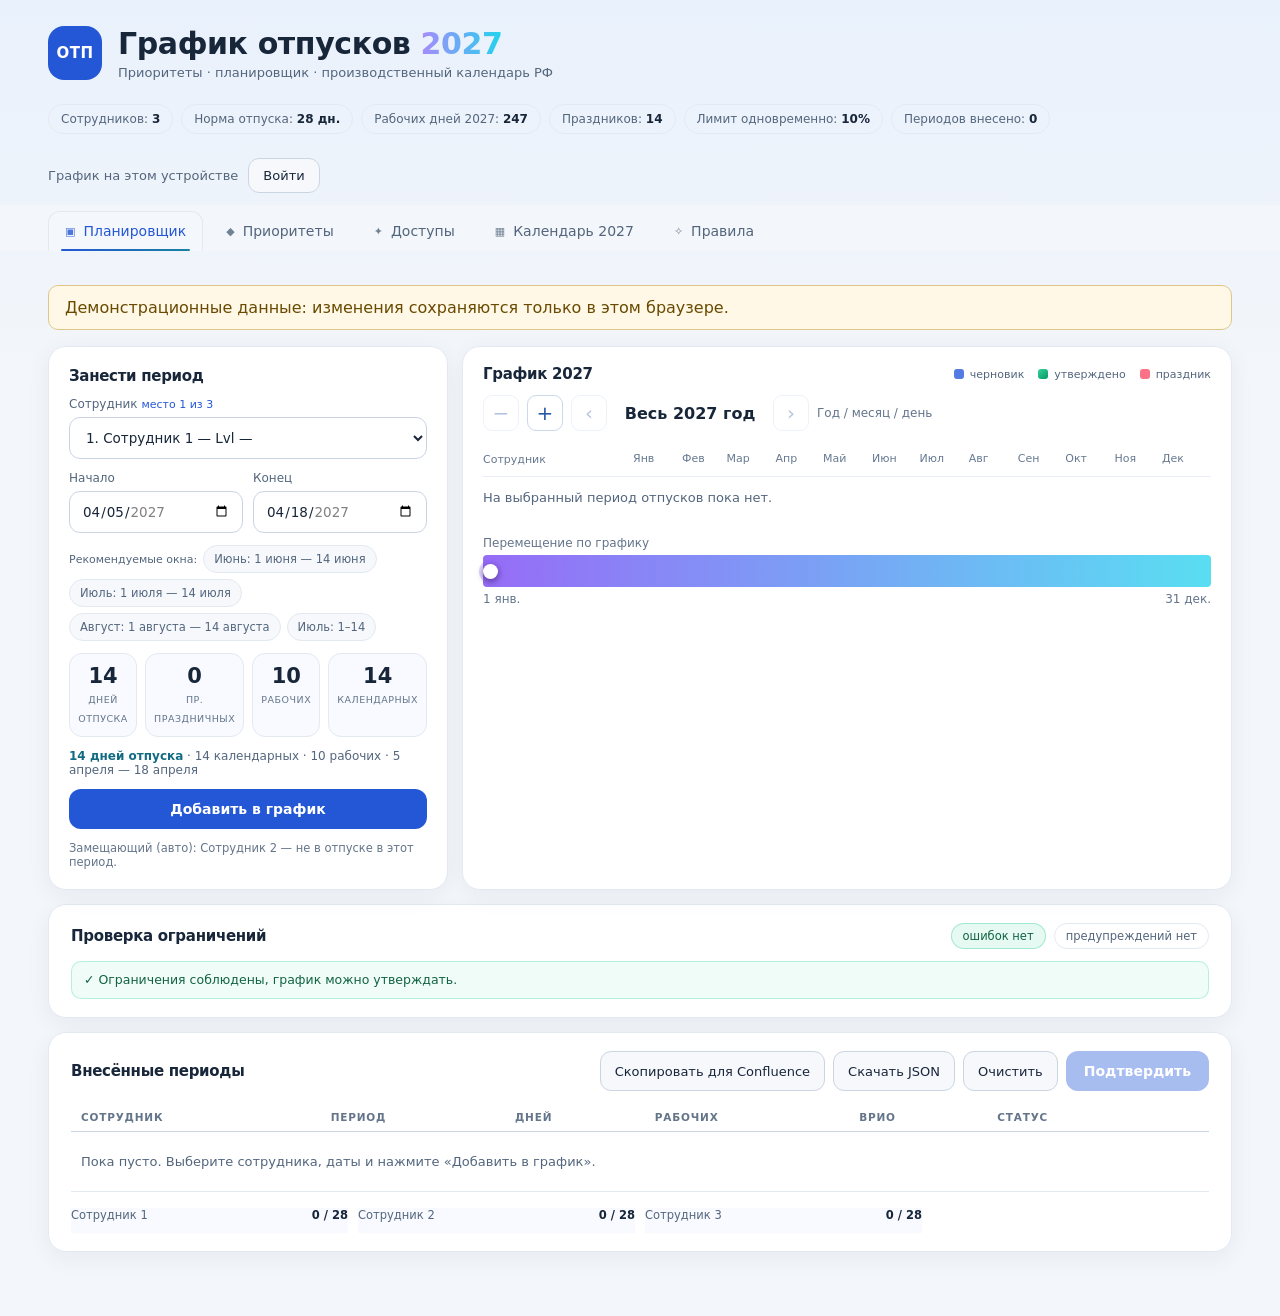
<file: app/index.html>
<!DOCTYPE html>
<html lang="ru">
<head>
<meta charset="utf-8">
<meta name="viewport" content="width=device-width, initial-scale=1">
<title>График отпусков ОТП — 2027</title>
<link rel="stylesheet" href="styles.css">
<link rel="stylesheet" href="light.css">
</head>
<body>
<div class="bg-orbs" aria-hidden="true"><i></i><i></i><i></i></div>

<header class="topbar">
  <div class="brand">
    <div class="brand-mark">ОТП</div>
    <div class="brand-text">
      <h1>График отпусков <span class="year">2027</span></h1>
      <p>Приоритеты · планировщик · производственный календарь РФ</p>
    </div>
  </div>
  <div class="facts" id="facts"></div>
  <div class="cloud-controls"><span id="cloudStatus" role="status">График на этом устройстве</span><button class="ghost" id="cloudRestore" hidden>Локальная копия</button><button class="ghost" id="cloudRetry" hidden>Повторить сохранение</button><button class="ghost" id="cloudResolve" hidden>Открыть облачный график</button><button class="ghost" id="cloudLogin">Войти</button></div>
</header>

<nav class="tabs" id="tabs">
  <button class="tab active" data-tab="planner" aria-pressed="true"><span class="ic" aria-hidden="true">▣</span>Планировщик</button>
  <button class="tab" data-tab="priority" aria-pressed="false"><span class="ic" aria-hidden="true">◆</span>Приоритеты</button>
  <button class="tab" data-tab="access" aria-pressed="false"><span class="ic" aria-hidden="true">✦</span>Доступы</button>
  <button class="tab" data-tab="calendar" aria-pressed="false"><span class="ic" aria-hidden="true">▦</span>Календарь 2027</button>
  <button class="tab" data-tab="rules" aria-pressed="false"><span class="ic" aria-hidden="true">✧</span>Правила</button>
</nav>

<main id="main">
  <p id="demoNotice" class="demo-notice" hidden>Демонстрационные данные: изменения сохраняются только в этом браузере.</p>

  <!-- ============================ ПРИОРИТЕТЫ ============================ -->
  <section class="panel" id="panel-priority">
    <div class="hero glass">
      <div class="hero-copy">
        <div class="eyebrow">Кто выбирает период первым</div>
        <h2 id="heroTitle">Считаем очередь…</h2>
        <p id="heroText"></p>
        <div class="hero-chips" id="heroChips"></div>
      </div>
      <div class="hero-ring">
        <svg viewBox="0 0 120 120" id="heroRing">
          <circle cx="60" cy="60" r="52" class="ring-bg"></circle>
          <circle cx="60" cy="60" r="52" class="ring-fg" id="ringFg"></circle>
        </svg>
        <div class="ring-label"><b id="ringNum">0</b><span>в 1-й очереди</span></div>
      </div>
    </div>

    <details class="controls glass">
      <summary>Настройки приоритета</summary>
      <div class="ctl-head">
        <h3>Веса критериев</h3>
        <button class="ghost" id="resetWeights">Сбросить</button>
      </div>
      <div class="sliders" id="sliders"></div>
      <div class="toggles">
        <label class="switch"><input type="checkbox" id="headQueue" checked><span></span>
          Руководитель вне очереди (утверждает график)</label>
        <label class="switch"><input type="checkbox" id="deferNewHire" checked><span></span>
          Сотрудник, принятый в 2026, выбирает последним</label>
        <label class="num">Порог Lvl <input type="number" id="minLvl" min="1" max="10" value="2"></label>
      </div>
    </details>

    <details class="controls glass" id="employeeControls" hidden>
      <summary>Добавить сотрудника</summary>
      <form id="addEmployeeForm">
        <label class="field"><span>ФИО</span><input name="fio" type="text" maxlength="150" required></label>
        <button type="submit" class="primary">Добавить сотрудника</button>
      </form>
    </details>
    <div class="cards" id="cards"></div>

    <div class="glass note">
      <h3>Как считается приоритет</h3>
      <ol class="crit-list">
        <li><b>Порог Lvl.</b> Достиг нужный уровень на «Мои результаты» (по умолчанию Lvl&nbsp;2) — попадает в первую очередь. Ниже порога — во вторую.</li>
        <li><b>Награды и KPI</b> — сумма вручённых наград и средний KPI с того же сайта.</li>
        <li><b>Закрытые задачи за 2026</b> — из JIRA (проект HELP).</li>
        <li><b>Отгулянные дни</b> — чем больше уже отдохнул в 2026, тем ниже приоритет.</li>
        <li><b>Лето</b> — кто был в отпуске летом 2026, у того ниже шанс на лето 2027.</li>
        <li><b>Новый сотрудник</b> — принят в 2026 году, поэтому в конце очереди.</li>
      </ol>
    </div>
  </section>

  <!-- ============================ ПЛАНИРОВЩИК ============================ -->
  <section class="panel active" id="panel-planner">
    <div class="planner-grid">
      <div class="glass form-card">
        <h3>Занести период</h3>
        <label class="field">
          <span>Сотрудник <em id="pickHint"></em></span>
          <select id="empSelect"></select>
        </label>
        <div class="dates">
          <label class="field"><span>Начало</span><input type="date" id="startDate" min="2027-01-01" max="2027-12-31"></label>
          <label class="field"><span>Конец</span><input type="date" id="endDate" min="2027-01-01" max="2027-12-31"></label>
        </div>
        <div class="quick" id="quickRanges"></div>
        <div class="calc" id="calcBox">
          <div class="calc-num"><b id="calcDays">—</b><span>дней отпуска</span></div>
          <div class="calc-num"><b id="calcHolidays">—</b><span>пр. праздничных</span></div>
          <div class="calc-num"><b id="calcWork">—</b><span>рабочих</span></div>
          <div class="calc-num"><b id="calcCal">—</b><span>календарных</span></div>
        </div>
        <div class="calc-formula" id="calcFormula">Выберите даты — посчитаю по ст. 120 ТК РФ</div>
        <button class="primary" id="addBtn" disabled>Добавить в график</button>
        <div class="hint" id="suggestSub"></div>
      </div>

      <div class="glass timeline-card">
        <div class="timeline-head">
          <h3>График 2027</h3>
          <div class="legend">
            <span><i class="sw draft"></i>черновик</span>
            <span><i class="sw confirmed"></i>утверждено</span>
            <span><i class="sw holiday"></i>праздник</span>
          </div>
        </div>
        <div id="managerTimeline"></div>
        <div class="gantt" id="gantt" hidden></div>
        <div class="mobile-schedule">
          <div class="mobile-schedule-head">
            <button class="ghost" id="previousMonth" type="button" aria-label="Предыдущий месяц">‹</button>
            <strong id="mobileMonthName"></strong>
            <button class="ghost" id="nextMonth" type="button" aria-label="Следующий месяц">›</button>
          </div>
          <div id="mobilePeriods"></div>
        </div>
      </div>
    </div>

    <div class="glass issues-card">
      <div class="issues-head">
        <h3>Проверка ограничений</h3>
        <div class="issue-badges" id="issueBadges"></div>
      </div>
      <ul class="issues" id="issues"></ul>
    </div>

    <div class="glass table-card">
      <div class="table-head">
        <h3>Внесённые периоды <span class="muted" id="entriesCount"></span></h3>
        <div class="actions">
          <button class="ghost" id="exportMd">Скопировать для Confluence</button>
          <button class="ghost" id="exportJson">Скачать JSON</button>
          <button class="ghost danger" id="clearAll">Очистить</button>
          <button class="primary" id="confirmBtn">Подтвердить</button>
        </div>
      </div>
      <div class="table-wrap">
        <table class="tbl" id="entriesTable">
          <thead><tr>
            <th>Сотрудник</th><th>Период</th><th>Дней</th><th>Рабочих</th>
            <th>ВрИО</th><th>Статус</th><th></th>
          </tr></thead>
          <tbody></tbody>
        </table>
      </div>
      <div class="progress-rows" id="progressRows"></div>
    </div>
  </section>

  <!-- ============================ ДОСТУПЫ ============================ -->
  <section class="panel" id="panel-access">
    <div class="access-grid">
      <div class="glass form-card">
        <h3>Дать временный доступ</h3>
        <p class="muted" id="accessCycleHint" style="margin:0"></p>
        <label class="field">
          <span>Сотрудник <em id="accessQueue"></em></span>
          <select id="accessEmp"></select>
        </label>
        <div class="quick" id="accessCycle">
          <button data-cycle="1" class="on">Цикл 1 · основной 14–21</button>
          <button data-cycle="2">Цикл 2 · остаток</button>
        </div>
        <div class="dates" id="accessDayBounds">
          <label class="field"><span>Дней от</span><input type="number" id="accessMin" min="3" max="28" value="14"></label>
          <label class="field"><span>Дней до</span><input type="number" id="accessMax" min="3" max="28" value="21"></label>
        </div>
        <div class="field">
          <span>Разрешённые месяцы <em id="monthsHint"></em></span>
          <p class="muted">Выделены разрешённые месяцы. Нажмите месяц или сезон, чтобы разрешить или запретить его.</p>
          <div class="quick" id="accessSeasons">
            <button type="button" data-season="winter">❄ Зима</button>
            <button type="button" data-season="spring">✿ Весна</button>
            <button type="button" data-season="summer">☀ Лето</button>
            <button type="button" data-season="autumn">🍂 Осень</button>
            <button type="button" data-season="all">Все</button>
          </div>
          <div class="month-chips" id="accessMonths"></div>
        </div>
        <div class="field">
          <span>Дополнительно запретить конкретные даты</span>
          <p class="muted">Сотрудник не сможет выбрать отпуск, который захватывает эти даты, даже если месяц разрешён.</p>
          <div id="blockedPeriods"></div>
          <button type="button" class="ghost" id="addBlockedPeriod">+ Запретить период</button>
        </div>
        <div class="dates">
          <label class="field"><span>Срок ссылки, дней</span><input type="number" id="accessExpires" min="1" max="30" value="7"></label>
          <label class="field"><span>Комментарий</span><input type="text" id="accessComment" placeholder="например: только 1-я половина месяца"></label>
        </div>
        <button class="primary" id="issueBtn">Дать временный доступ</button>
        <div class="hint" id="queueNext"></div>
        <div class="hint" id="apiHint"></div>
      </div>

      <div class="glass access-list">
        <div class="table-head">
          <h3>Выданные ссылки <span class="muted" id="tokensCount"></span></h3>
          <div class="actions">
            <button class="ghost" id="refreshTokens">Обновить</button>
            <button class="ghost" id="publishSchedule">Опубликовать график сотрудникам</button>
          </div>
        </div>
        <div class="table-wrap">
          <table class="tbl" id="tokensTable">
            <thead><tr>
              <th>Сотрудник</th><th>Цикл</th><th>Параметры</th><th>Действует до</th>
              <th>Статус</th><th>Выбор</th><th></th>
            </tr></thead>
            <tbody></tbody>
          </table>
        </div>
      </div>
    </div>

    <div class="glass message-card" id="messageCard" hidden>
      <div class="message-head">
        <h3>Сообщение сотруднику</h3>
        <button class="ghost" id="copyMessage">Копировать</button>
      </div>
      <pre id="messageText"></pre>
    </div>
  </section>

  <!-- ============================ КАЛЕНДАРЬ ============================ -->
  <section class="panel" id="panel-calendar">
    <div class="glass cal-head">
      <div>
        <h3>Производственный календарь РФ 2027</h3>
        <p class="muted">247 рабочих дней · 14 нерабочих праздничных · переносы по ПП РФ от 17.09.2026 № 1187</p>
      </div>
      <div class="legend wide">
        <span><i class="sw holiday"></i>праздник (не входит в отпуск)</span>
        <span><i class="sw transferred"></i>перенесённый выходной</span>
        <span><i class="sw workSaturday"></i>рабочая суббота</span>
        <span><i class="sw weekend"></i>выходной</span>
      </div>
    </div>
    <div class="months" id="months"></div>
    <div class="glass windows-card">
      <h3>Выгодные окна: когда праздники «дарят» дни</h3>
      <p class="muted">Окно на 14 календарных дней. Чем больше праздников внутри — тем меньше дней отпуска тратится.</p>
      <div class="windows" id="windows"></div>
    </div>
  </section>

  <!-- ============================ ПРАВИЛА ============================ -->
  <section class="panel" id="panel-rules">
    <div class="rules-grid" id="rulesGrid"></div>
    <div class="glass sources">
      <h3>Источники</h3>
      <ul id="sources"></ul>
      <p class="muted">Данные сотрудников доступны руководителю после входа.</p>
    </div>
  </section>
</main>

<div class="toast" id="toast" role="status" aria-live="polite"></div>
<dialog id="cloudDialog">
  <form id="cloudForm">
    <h2>Вход руководителя</h2>
    <label class="field"><span>Email</span><input name="email" type="email" autocomplete="username" required></label>
    <label class="field"><span>Пароль</span><input name="password" type="password" autocomplete="current-password" required></label>
    <p id="cloudError" role="alert"></p>
    <div class="actions"><button type="button" class="ghost" id="cloudCancel">Отмена</button><button type="submit" class="primary">Войти</button></div>
  </form>
</dialog>

<script src="timeline.js"></script>
<script src="config.js"></script>
<script src="demo-data.js"></script>

<script src="cloud.js"></script>
</body>
</html>
</file>
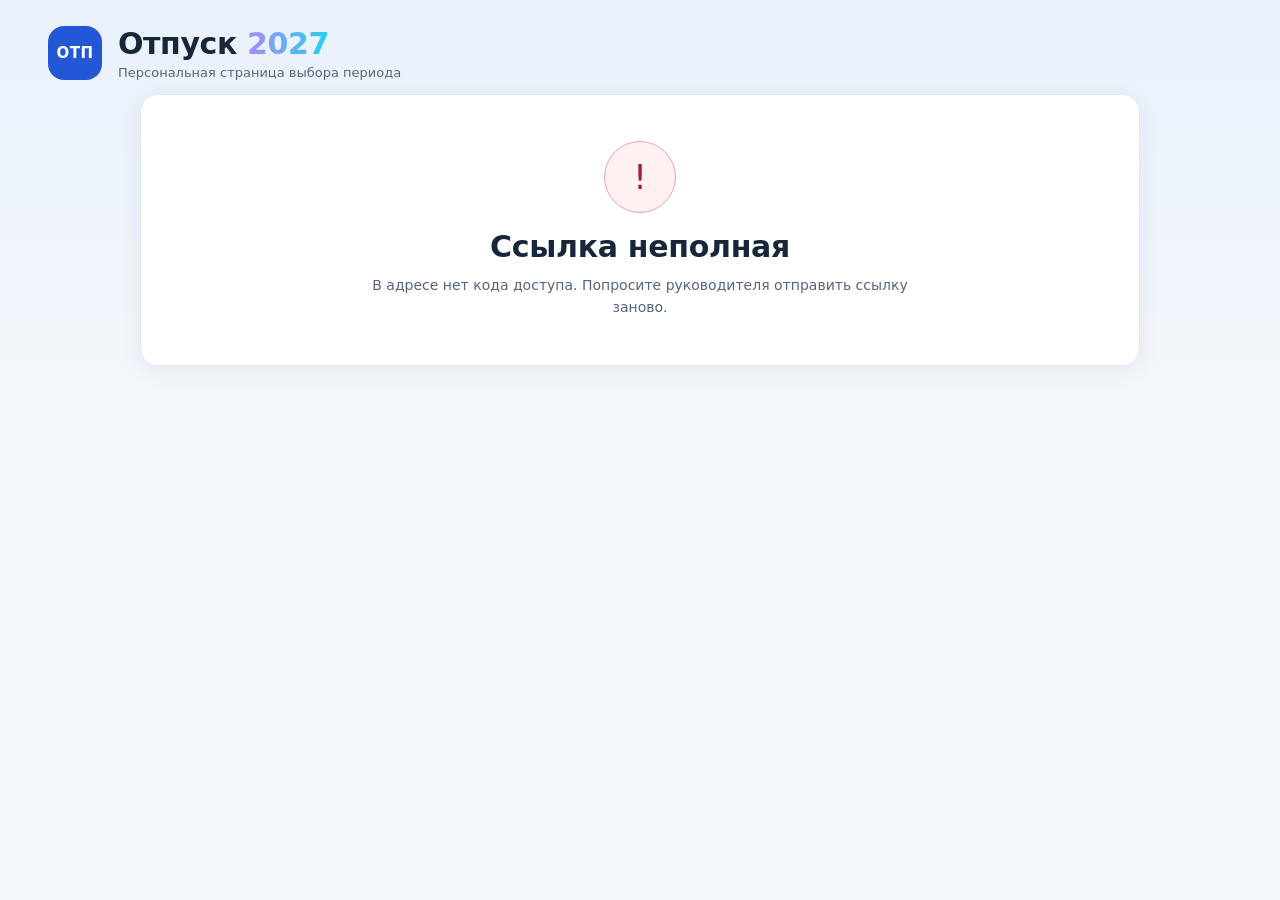
<file: app/pick.html>
<!DOCTYPE html>
<html lang="ru">
<head>
<meta charset="utf-8">
<meta name="viewport" content="width=device-width, initial-scale=1">
<title>Выбор периода отпуска · 2027</title>
<link rel="stylesheet" href="styles.css">
<link rel="stylesheet" href="pick.css">
<link rel="stylesheet" href="light.css">
</head>
<body class="pick-body">
<div class="bg-orbs" aria-hidden="true"><i></i><i></i><i></i></div>

<header class="topbar pick-top">
  <div class="brand">
    <div class="brand-mark">ОТП</div>
    <div class="brand-text">
      <h1>Отпуск <span class="year">2027</span></h1>
      <p>Персональная страница выбора периода</p>
    </div>
  </div>
  <div class="facts" id="pickFacts"></div>
</header>

<main class="pick-main">
  <div id="screen"></div>
</main>

<div class="toast" id="toast" role="status" aria-live="polite"></div>
<script src="timeline.js"></script>
<script src="config.js"></script>
<script src="pick-api.js"></script>
<script src="pick.js"></script>
</body>
</html>
</file>
<file: app/styles.css>
/* ===========================================================
   График отпусков ОТП — 2027
   Тёмная тема, «стекло», плавные анимации. Без внешних зависимостей.
   =========================================================== */
:root {
  --bg: #060912;
  --bg2: #0b1120;
  --panel: rgba(19, 27, 45, 0.66);
  --panel-solid: #121a2c;
  --line: rgba(255, 255, 255, 0.08);
  --line-strong: rgba(255, 255, 255, 0.16);
  --text: #e8eefb;
  --muted: #8fa1bd;
  --dim: #64748b;
  --a1: #8b5cf6;
  --a2: #22d3ee;
  --ok: #34d399;
  --warn: #fbbf24;
  --bad: #fb7185;
  --pink: #f472b6;
  --radius: 18px;
  --shadow: 0 24px 60px -30px rgba(0, 0, 0, 0.85);
  --font: "Segoe UI", "Inter", system-ui, -apple-system, "Helvetica Neue", Arial, sans-serif;
  --mono: "JetBrains Mono", "Cascadia Mono", Consolas, monospace;
}

* { box-sizing: border-box; }
html, body { margin: 0; padding: 0; }
body {
  font-family: var(--font);
  color: var(--text);
  background: var(--bg);
  min-height: 100vh;
  overflow-x: hidden;
  -webkit-font-smoothing: antialiased;
}
body::before {
  content: "";
  position: fixed; inset: 0;
  background:
    radial-gradient(1200px 700px at 12% -10%, rgba(139, 92, 246, .22), transparent 60%),
    radial-gradient(1000px 600px at 88% 0%, rgba(34, 211, 238, .14), transparent 62%),
    radial-gradient(900px 700px at 50% 110%, rgba(244, 114, 182, .10), transparent 60%),
    linear-gradient(180deg, #060912 0%, #070c17 40%, #05080f 100%);
  z-index: -3;
}
.bg-orbs { position: fixed; inset: 0; z-index: -2; overflow: hidden; pointer-events: none; }
.bg-orbs i {
  position: absolute; display: block; border-radius: 50%; filter: blur(90px); opacity: .35;
  animation: float 22s ease-in-out infinite;
}
.bg-orbs i:nth-child(1) { width: 420px; height: 420px; left: -120px; top: 120px; background: #6d28d9; }
.bg-orbs i:nth-child(2) { width: 360px; height: 360px; right: -100px; top: 380px; background: #0891b2; animation-delay: -7s; }
.bg-orbs i:nth-child(3) { width: 300px; height: 300px; left: 45%; bottom: -140px; background: #be185d; animation-delay: -14s; }
@keyframes float {
  0%, 100% { transform: translate3d(0, 0, 0) scale(1); }
  50% { transform: translate3d(30px, -40px, 0) scale(1.12); }
}

/* ---------- каркас ---------- */
.topbar {
  display: flex; align-items: center; justify-content: space-between; gap: 24px;
  padding: 26px clamp(16px, 4vw, 48px) 12px;
  flex-wrap: wrap;
  animation: drop .7s cubic-bezier(.2, .8, .2, 1) both;
}
@keyframes drop { from { opacity: 0; transform: translateY(-14px); } to { opacity: 1; transform: none; } }
.brand { display: flex; align-items: center; gap: 16px; }
.brand-mark {
  width: 54px; height: 54px; border-radius: 16px; display: grid; place-items: center;
  font-weight: 800; letter-spacing: .5px; font-size: 15px; color: #fff;
  background: linear-gradient(140deg, var(--a1), #4f46e5 45%, var(--a2));
  box-shadow: 0 12px 30px -12px rgba(124, 92, 255, .9), inset 0 1px 0 rgba(255, 255, 255, .35);
}
.brand-text h1 { margin: 0; font-size: clamp(20px, 2.4vw, 30px); letter-spacing: -.4px; }
.brand-text h1 .year {
  background: linear-gradient(90deg, #a78bfa, #22d3ee);
  -webkit-background-clip: text; background-clip: text; color: transparent;
  font-variant-numeric: tabular-nums;
}
.brand-text p { margin: 4px 0 0; color: var(--muted); font-size: 13px; }

.facts { display: flex; gap: 8px; flex-wrap: wrap; }
.fact {
  border: 1px solid var(--line); border-radius: 999px; padding: 7px 12px; font-size: 12px;
  color: var(--muted); background: rgba(255, 255, 255, .03); white-space: nowrap;
}
.fact b { color: var(--text); font-variant-numeric: tabular-nums; }

.tabs {
  display: flex; gap: 6px; padding: 6px clamp(16px, 4vw, 48px) 0; flex-wrap: wrap;
  position: sticky; top: 0; z-index: 40;
  background: linear-gradient(180deg, rgba(6, 9, 18, .96) 55%, rgba(6, 9, 18, 0));
  backdrop-filter: blur(10px);
  transition: padding .3s;
}
.tab {
  appearance: none; border: 1px solid transparent; background: transparent; color: var(--muted);
  padding: 11px 16px; border-radius: 12px 12px 0 0; cursor: pointer; font: inherit; font-size: 14px;
  display: inline-flex; align-items: center; gap: 8px; transition: color .25s, background .25s, border-color .25s;
  position: relative;
}
.tab .ic { font-size: 11px; opacity: .8; }
.tab:hover { color: var(--text); background: rgba(255, 255, 255, .04); }
.tab.active { color: #fff; background: rgba(255, 255, 255, .07); border-color: var(--line); border-bottom-color: transparent; }
.tab.active::after {
  content: ""; position: absolute; left: 12px; right: 12px; bottom: -1px; height: 2px;
  background: linear-gradient(90deg, var(--a1), var(--a2)); border-radius: 2px;
}

main { padding: 18px clamp(16px, 4vw, 48px) 64px; max-width: 1720px; margin: 0 auto; }
.panel { display: none; }
.panel.active { display: block; animation: rise .45s cubic-bezier(.2, .8, .2, 1) both; }
@keyframes rise { from { opacity: 0; transform: translateY(14px); } to { opacity: 1; transform: none; } }

.glass {
  background: var(--panel);
  border: 1px solid var(--line);
  border-radius: var(--radius);
  box-shadow: var(--shadow);
  backdrop-filter: blur(18px) saturate(130%);
}
h2, h3 { margin: 0; letter-spacing: -.3px; }
h3 { font-size: 15px; font-weight: 650; }
.muted { color: var(--muted); font-size: 13px; }
code { font-family: var(--mono); font-size: 12px; background: rgba(255, 255, 255, .06); padding: 2px 6px; border-radius: 6px; }

button { font: inherit; }
.primary {
  border: 0; border-radius: 12px; padding: 12px 18px; cursor: pointer; color: #fff; font-weight: 600; font-size: 14px;
  background: linear-gradient(135deg, #7c3aed, #4f46e5 55%, #0891b2);
  box-shadow: 0 14px 30px -16px rgba(124, 58, 237, .95);
  transition: transform .18s, box-shadow .25s, filter .25s, opacity .25s;
}
.primary:hover:not(:disabled) { transform: translateY(-2px); box-shadow: 0 20px 38px -18px rgba(124, 58, 237, 1); filter: brightness(1.06); }
.primary:disabled { opacity: .4; cursor: not-allowed; }
.ghost {
  border: 1px solid var(--line-strong); background: rgba(255, 255, 255, .04); color: var(--text);
  padding: 9px 14px; border-radius: 11px; cursor: pointer; font-size: 13px; transition: .2s;
}
.ghost:hover { background: rgba(255, 255, 255, .1); border-color: rgba(255, 255, 255, .3); }
.ghost.danger:hover { border-color: rgba(251, 113, 133, .6); color: #fecdd3; background: rgba(251, 113, 133, .12); }

/* ---------- герой ---------- */
.hero { display: flex; gap: 28px; align-items: center; padding: 26px 28px; margin-bottom: 16px; position: relative; overflow: hidden; }
.hero::after {
  content: ""; position: absolute; inset: 0; pointer-events: none;
  background: radial-gradient(600px 200px at 10% 0%, rgba(139, 92, 246, .18), transparent 70%);
}
.hero-copy { flex: 1; min-width: 280px; }
.eyebrow { font-size: 11px; text-transform: uppercase; letter-spacing: 1.6px; color: #a78bfa; margin-bottom: 8px; }
.hero h2 { font-size: clamp(20px, 2.6vw, 30px); margin-bottom: 8px; }
.hero p { margin: 0; color: var(--muted); font-size: 14px; line-height: 1.55; max-width: 760px; }
.hero-chips { display: flex; gap: 8px; flex-wrap: wrap; margin-top: 14px; }
.chip {
  font-size: 12px; padding: 6px 11px; border-radius: 999px; border: 1px solid var(--line);
  background: rgba(255, 255, 255, .05); color: var(--text);
  display: inline-flex; align-items: center; gap: 6px;
  animation: pop .4s cubic-bezier(.2, .9, .3, 1.4) both;
}
.chip b { color: #c4b5fd; }
@keyframes pop { from { opacity: 0; transform: scale(.9); } to { opacity: 1; transform: none; } }
.hero-ring { position: relative; width: 132px; height: 132px; flex: 0 0 auto; }
.hero-ring svg { width: 100%; height: 100%; transform: rotate(-90deg); }
.ring-bg { fill: none; stroke: rgba(255, 255, 255, .08); stroke-width: 9; }
.ring-fg {
  fill: none; stroke: url(#none); stroke: #22d3ee; stroke-width: 9; stroke-linecap: round;
  stroke-dasharray: 327; stroke-dashoffset: 327;
  transition: stroke-dashoffset 1.1s cubic-bezier(.2, .8, .2, 1);
  filter: drop-shadow(0 0 8px rgba(34, 211, 238, .55));
}
.ring-label { position: absolute; inset: 0; display: grid; place-content: center; text-align: center; }
.ring-label b { font-size: 26px; font-variant-numeric: tabular-nums; }
.ring-label span { font-size: 10px; color: var(--muted); text-transform: uppercase; letter-spacing: .8px; }

/* ---------- контролы ---------- */
.controls { padding: 18px 22px; margin-bottom: 18px; }
.ctl-head { display: flex; align-items: center; justify-content: space-between; margin-bottom: 12px; }
.sliders { display: grid; grid-template-columns: repeat(auto-fit, minmax(210px, 1fr)); gap: 10px 22px; }
.slider { display: flex; flex-direction: column; gap: 6px; font-size: 12px; color: var(--muted); }
.slider .row { display: flex; justify-content: space-between; align-items: center; gap: 10px; }
.slider output { color: var(--text); font-variant-numeric: tabular-nums; font-family: var(--mono); font-size: 12px; }
input[type=range] {
  -webkit-appearance: none; appearance: none; width: 100%; height: 4px; border-radius: 4px; outline: none;
  background: linear-gradient(90deg, rgba(139, 92, 246, .9), rgba(34, 211, 238, .75));
}
input[type=range]::-webkit-slider-thumb {
  -webkit-appearance: none; width: 15px; height: 15px; border-radius: 50%; background: #fff; cursor: pointer;
  box-shadow: 0 0 0 4px rgba(139, 92, 246, .25), 0 2px 6px rgba(0, 0, 0, .6); transition: transform .15s;
}
input[type=range]::-webkit-slider-thumb:hover { transform: scale(1.15); }
.toggles { display: flex; gap: 22px; align-items: center; flex-wrap: wrap; margin-top: 14px; padding-top: 14px; border-top: 1px solid var(--line); }
.switch { display: inline-flex; align-items: center; gap: 10px; font-size: 12.5px; color: var(--muted); cursor: pointer; user-select: none; }
.switch input { display: none; }
.switch span {
  width: 38px; height: 21px; border-radius: 999px; background: rgba(255, 255, 255, .12); position: relative; transition: .25s;
  border: 1px solid var(--line);
}
.switch span::after {
  content: ""; position: absolute; top: 2px; left: 2px; width: 15px; height: 15px; border-radius: 50%;
  background: #cbd5e1; transition: .25s cubic-bezier(.2, .9, .3, 1.3);
}
.switch input:checked + span { background: linear-gradient(90deg, #7c3aed, #0891b2); border-color: transparent; }
.switch input:checked + span::after { transform: translateX(17px); background: #fff; }
.num { display: inline-flex; align-items: center; gap: 8px; font-size: 12.5px; color: var(--muted); }
.num input {
  width: 62px; padding: 6px 8px; border-radius: 9px; border: 1px solid var(--line-strong);
  background: rgba(255, 255, 255, .05); color: var(--text); font: inherit; font-size: 13px;
}

/* ---------- карточки приоритета ---------- */
.cards { display: grid; grid-template-columns: repeat(auto-fill, minmax(370px, 1fr)); gap: 14px; }
.card {
  position: relative; padding: 20px 20px 16px; overflow: hidden;
  animation: cardIn .55s cubic-bezier(.2, .8, .2, 1) both; animation-delay: calc(var(--i) * 55ms);
  transition: transform .3s cubic-bezier(.2, .8, .2, 1), border-color .3s, box-shadow .3s;
}
@keyframes cardIn { from { opacity: 0; transform: translateY(18px) scale(.98); } to { opacity: 1; transform: none; } }
.card:hover { transform: translateY(-4px); border-color: var(--line-strong); box-shadow: 0 30px 60px -34px rgba(0, 0, 0, 1); }
.card::before {
  content: ""; position: absolute; inset: 0 0 auto 0; height: 3px;
  background: linear-gradient(90deg, var(--c1, #7c3aed), var(--c2, #22d3ee));
  opacity: .9;
}
.card.head { --c1: #f59e0b; --c2: #f472b6; }
.card.forced { --c1: #64748b; --c2: #334155; opacity: .92; }
.card-top { display: flex; gap: 14px; align-items: flex-start; }
.place {
  width: 46px; height: 46px; flex: 0 0 auto; border-radius: 14px; display: grid; place-items: center;
  font-weight: 800; font-size: 18px; color: #fff; font-variant-numeric: tabular-nums;
  background: linear-gradient(140deg, rgba(139, 92, 246, .9), rgba(34, 211, 238, .8));
  box-shadow: 0 10px 24px -14px rgba(139, 92, 246, 1);
}
.place.muted-badge { background: linear-gradient(140deg, #475569, #1e293b); }
.place.head-badge { background: linear-gradient(140deg, #f59e0b, #db2777); }
.who { flex: 1; min-width: 0; }
.who h4 { margin: 0; font-size: 15.5px; letter-spacing: -.2px; }
.who p { margin: 3px 0 0; font-size: 12px; color: var(--muted); }
.verdict {
  font-size: 10.5px; text-transform: uppercase; letter-spacing: .7px; padding: 5px 9px; border-radius: 999px;
  border: 1px solid var(--line-strong); color: var(--muted); white-space: nowrap;
}
.verdict.top { color: #bbf7d0; border-color: rgba(52, 211, 153, .45); background: rgba(52, 211, 153, .12); }
.verdict.mid { color: #fde68a; border-color: rgba(251, 191, 36, .4); background: rgba(251, 191, 36, .1); }
.verdict.low { color: #fecdd3; border-color: rgba(251, 113, 133, .4); background: rgba(251, 113, 133, .1); }

.metrics { display: grid; grid-template-columns: repeat(4, 1fr); gap: 8px; margin: 16px 0 12px; }
.metric {
  border: 1px solid var(--line); border-radius: 12px; padding: 8px 10px; background: rgba(255, 255, 255, .025);
}
.metric span { display: block; font-size: 10px; color: var(--dim); text-transform: uppercase; letter-spacing: .6px; }
.metric b { font-size: 15px; font-variant-numeric: tabular-nums; }
.metric b small { font-size: 10px; color: var(--muted); font-weight: 500; }

.bar-row { margin-top: 4px; }
.bar-head { display: flex; justify-content: space-between; font-size: 11.5px; color: var(--muted); margin-bottom: 6px; }
.bar-head b { color: var(--text); font-variant-numeric: tabular-nums; }
.bar { height: 7px; border-radius: 999px; background: rgba(255, 255, 255, .07); overflow: hidden; }
.bar i {
  display: block; height: 100%; width: 0; border-radius: 999px;
  background: linear-gradient(90deg, var(--c1, #7c3aed), var(--c2, #22d3ee));
  transition: width 1s cubic-bezier(.2, .8, .2, 1);
  box-shadow: 0 0 12px -2px rgba(34, 211, 238, .5);
}
.breakdown { display: flex; flex-wrap: wrap; gap: 6px; margin-top: 12px; }
.bd {
  font-size: 11px; padding: 4px 8px; border-radius: 8px; border: 1px solid var(--line);
  background: rgba(255, 255, 255, .035); color: var(--muted); font-variant-numeric: tabular-nums;
}
.bd.pos b { color: #86efac; }
.bd.neg b { color: #fda4af; }
.why { margin: 12px 0 0; padding: 0; list-style: none; display: flex; flex-direction: column; gap: 5px; }
.why li { font-size: 12px; color: var(--muted); padding-left: 16px; position: relative; line-height: 1.45; }
.why li::before { content: "›"; position: absolute; left: 4px; color: #a78bfa; }
.rec { margin-top: 14px; border-top: 1px dashed var(--line-strong); padding-top: 12px; }
.rec h5 { margin: 0 0 7px; font-size: 11px; text-transform: uppercase; letter-spacing: .9px; color: var(--dim); font-weight: 600; }
.rec .tags { display: flex; flex-wrap: wrap; gap: 6px; }
.tag {
  font-size: 11.5px; padding: 5px 9px; border-radius: 8px; border: 1px solid rgba(34, 211, 238, .25);
  background: rgba(34, 211, 238, .08); color: #a5f3fc;
}
.tag.bad { border-color: rgba(251, 113, 133, .3); background: rgba(251, 113, 133, .08); color: #fecdd3; }
.tag.warn { border-color: rgba(251, 191, 36, .3); background: rgba(251, 191, 36, .08); color: #fde68a; }
.tag.plain { border-color: var(--line); background: rgba(255, 255, 255, .04); color: var(--muted); }

.note { margin-top: 18px; padding: 20px 24px; }
.crit-list { margin: 10px 0 0; padding-left: 18px; color: var(--muted); font-size: 13px; line-height: 1.7; }
.crit-list b { color: var(--text); }

/* ---------- планировщик ---------- */
.planner-grid { display: grid; grid-template-columns: minmax(320px, 400px) 1fr; gap: 14px; }
.form-card { padding: 20px; display: flex; flex-direction: column; gap: 12px; }
.field { display: flex; flex-direction: column; gap: 6px; font-size: 12px; color: var(--muted); }
.field em { font-style: normal; color: #a78bfa; font-size: 11px; }
.field select, .field input {
  width: 100%; padding: 11px 12px; border-radius: 11px; border: 1px solid var(--line-strong);
  background: rgba(255, 255, 255, .05); color: var(--text); font: inherit; font-size: 13.5px;
  transition: border-color .2s, background .2s;
}
.field select:focus, .field input:focus { outline: none; border-color: rgba(139, 92, 246, .8); background: rgba(139, 92, 246, .08); }
.field select option { background: #111827; color: #e5e7eb; }
.dates { display: grid; grid-template-columns: 1fr 1fr; gap: 10px; }
#accessDayBounds[hidden] { display: none; }
.quick { display: flex; gap: 6px; flex-wrap: wrap; }
.quick button {
  font-size: 11.5px; padding: 6px 10px; border-radius: 999px; cursor: pointer;
  border: 1px solid var(--line); background: rgba(255, 255, 255, .04); color: var(--muted); transition: .2s;
}
.quick button:hover { color: #fff; border-color: rgba(139, 92, 246, .7); background: rgba(139, 92, 246, .16); }
.calc { display: grid; grid-template-columns: repeat(4, 1fr); gap: 8px; }
.calc-num {
  border: 1px solid var(--line); border-radius: 13px; padding: 10px 8px; text-align: center;
  background: rgba(255, 255, 255, .03); transition: border-color .3s;
}
.calc-num.big { border-color: rgba(52, 211, 153, .4); background: rgba(52, 211, 153, .08); }
.calc-num b { display: block; font-size: 21px; font-variant-numeric: tabular-nums; }
.calc-num span { font-size: 9.5px; color: var(--dim); text-transform: uppercase; letter-spacing: .5px; }
.calc-formula { font-size: 12px; color: var(--muted); min-height: 16px; }
.calc-formula b { color: #a5f3fc; }
.hint { font-size: 11.5px; color: var(--dim); min-height: 14px; }

.timeline-card { padding: 18px 20px 8px; overflow: hidden; }
.timeline-head { display: flex; align-items: center; justify-content: space-between; gap: 12px; margin-bottom: 12px; flex-wrap: wrap; }
.legend { display: flex; gap: 14px; flex-wrap: wrap; font-size: 11px; color: var(--muted); }
.legend span { display: inline-flex; align-items: center; gap: 6px; }
.sw { width: 10px; height: 10px; border-radius: 3px; display: inline-block; }
.sw.draft { background: linear-gradient(140deg, #a78bfa, #7c3aed); }
.sw.confirmed { background: linear-gradient(140deg, #34d399, #059669); }
.sw.holiday { background: #fb7185; }
.sw.transferred { background: #fbbf24; }
.sw.weekend { background: rgba(255, 255, 255, .18); }
.sw.workSaturday { background: #38bdf8; }

.gantt { overflow-x: auto; padding-bottom: 14px; }
.gantt-inner { min-width: 900px; }
.gantt-months { display: grid; grid-template-columns: 150px 1fr; gap: 0; }
.gantt-months div { font-size: 10px; color: var(--dim); text-transform: uppercase; letter-spacing: .5px; padding: 6px 0; text-align: center; border-left: 1px solid rgba(255, 255, 255, .04); }
.gantt-hdr { position: relative; height: 22px; }
.gantt-hdr span {
  position: absolute; top: 0; text-align: center; font-size: 10px; color: var(--dim);
  text-transform: uppercase; letter-spacing: .5px; padding-top: 4px;
  border-left: 1px solid rgba(255, 255, 255, .05); white-space: nowrap; overflow: hidden;
}
.gantt-row { display: grid; grid-template-columns: 150px 1fr; align-items: center; border-top: 1px solid rgba(255, 255, 255, .05); }
.gantt-name { font-size: 11.5px; color: var(--muted); padding: 7px 8px 7px 0; white-space: nowrap; overflow: hidden; text-overflow: ellipsis; }
.gantt-name b { color: var(--text); font-weight: 600; }
.gantt-track { position: relative; height: 30px; }
.gantt-track .grid { position: absolute; inset: 0; display: grid; grid-template-columns: repeat(12, 1fr); }
.gantt-track .grid i { border-left: 1px solid rgba(255, 255, 255, .045); }
.gantt-bar {
  position: absolute; top: 7px; height: 16px; border-radius: 5px;
  background: linear-gradient(140deg, #a78bfa, #7c3aed);
  box-shadow: 0 6px 16px -8px rgba(139, 92, 246, .95);
  transform-origin: left center; animation: grow .6s cubic-bezier(.2, .9, .2, 1) both;
  cursor: default; transition: filter .2s, transform .2s;
}
.gantt-bar:hover { filter: brightness(1.2); transform: translateY(-1px); }
.gantt-bar.confirmed { background: linear-gradient(140deg, #34d399, #059669); box-shadow: 0 6px 16px -8px rgba(16, 185, 129, .9); }
.gantt-bar.bad { background: linear-gradient(140deg, #fb7185, #e11d48); }
@keyframes grow { from { transform: scaleX(0); opacity: 0; } to { transform: scaleX(1); opacity: 1; } }
.gantt-hol { position: absolute; top: 0; bottom: 0; width: 1px; background: rgba(251, 113, 133, .35); }

.issues-card { margin-top: 14px; padding: 18px 22px; }
.issues-head { display: flex; align-items: center; justify-content: space-between; gap: 12px; flex-wrap: wrap; }
.issue-badges { display: flex; gap: 8px; }
.pill { font-size: 11.5px; padding: 5px 11px; border-radius: 999px; border: 1px solid var(--line); color: var(--muted); }
.pill.ok { color: #bbf7d0; border-color: rgba(52, 211, 153, .4); background: rgba(52, 211, 153, .12); }
.pill.bad { color: #fecdd3; border-color: rgba(251, 113, 133, .4); background: rgba(251, 113, 133, .12); }
.pill.warn { color: #fde68a; border-color: rgba(251, 191, 36, .4); background: rgba(251, 191, 36, .12); }
.issues { list-style: none; margin: 12px 0 0; padding: 0; display: flex; flex-direction: column; gap: 7px; max-height: 260px; overflow: auto; }
.issues li {
  font-size: 12.5px; padding: 9px 12px; border-radius: 10px; border: 1px solid var(--line);
  background: rgba(255, 255, 255, .03); display: flex; gap: 9px; align-items: flex-start; line-height: 1.45;
  animation: slide .35s ease both;
}
@keyframes slide { from { opacity: 0; transform: translateX(-8px); } to { opacity: 1; transform: none; } }
.issues li.err { border-color: rgba(251, 113, 133, .35); background: rgba(251, 113, 133, .08); color: #fecdd3; }
.issues li.warn { border-color: rgba(251, 191, 36, .3); background: rgba(251, 191, 36, .07); color: #fde68a; }
.issues li.ok { border-color: rgba(52, 211, 153, .3); background: rgba(52, 211, 153, .07); color: #bbf7d0; }
.issues li b { color: #fff; }

.table-card { margin-top: 14px; padding: 18px 22px 8px; }
.table-head { display: flex; align-items: center; justify-content: space-between; gap: 12px; flex-wrap: wrap; margin-bottom: 12px; }
.actions { display: flex; gap: 8px; flex-wrap: wrap; }
.table-wrap { overflow-x: auto; }
.tbl { width: 100%; border-collapse: collapse; font-size: 13px; }
.tbl th {
  text-align: left; font-size: 10.5px; text-transform: uppercase; letter-spacing: .8px; color: var(--dim);
  font-weight: 600; padding: 8px 10px; border-bottom: 1px solid var(--line-strong);
}
.tbl td { padding: 10px; border-bottom: 1px solid var(--line); vertical-align: middle; }
.tbl tr { transition: background .2s; }
.tbl tbody tr:hover { background: rgba(255, 255, 255, .03); }
.tbl .num { font-variant-numeric: tabular-nums; }
.tbl .del {
  border: 0; background: transparent; color: var(--dim); cursor: pointer; font-size: 15px; line-height: 1;
  padding: 4px 8px; border-radius: 8px; transition: .2s;
}
.tbl .del:hover { color: #fecdd3; background: rgba(251, 113, 133, .14); }
.badge { font-size: 10.5px; padding: 4px 9px; border-radius: 999px; border: 1px solid var(--line); color: var(--muted); white-space: nowrap; }
.badge.ok { color: #bbf7d0; border-color: rgba(52, 211, 153, .45); background: rgba(52, 211, 153, .12); }
.badge.draft { color: #ddd6fe; border-color: rgba(139, 92, 246, .45); background: rgba(139, 92, 246, .14); }
.badge.bad { color: #fecdd3; border-color: rgba(251, 113, 133, .45); background: rgba(251, 113, 133, .12); }
.plus-prod { color: #a5f3fc; font-size: 11px; }

.progress-rows { display: grid; grid-template-columns: repeat(auto-fill, minmax(230px, 1fr)); gap: 10px; padding: 16px 0 10px; }
.prog { font-size: 11.5px; color: var(--muted); }
.prog .top { display: flex; justify-content: space-between; margin-bottom: 5px; }
.prog .top b { color: var(--text); font-variant-numeric: tabular-nums; }
.prog .bar { height: 6px; }
.prog .bar i { background: linear-gradient(90deg, #38bdf8, #34d399); }
.prog.over .bar i { background: linear-gradient(90deg, #fbbf24, #fb7185); }

/* ---------- календарь ---------- */
.cal-head { display: flex; align-items: center; justify-content: space-between; gap: 16px; padding: 18px 22px; margin-bottom: 14px; flex-wrap: wrap; }
.legend.wide { font-size: 11.5px; }
.months { display: grid; grid-template-columns: repeat(auto-fill, minmax(268px, 1fr)); gap: 12px; }
.month {
  padding: 14px 14px 12px; border-radius: 16px; border: 1px solid var(--line);
  background: rgba(255, 255, 255, .025); transition: transform .3s, border-color .3s;
  animation: cardIn .5s cubic-bezier(.2, .8, .2, 1) both; animation-delay: calc(var(--i) * 40ms);
}
.month:hover { transform: translateY(-3px); border-color: var(--line-strong); }
.month h4 { margin: 0 0 10px; font-size: 13px; display: flex; justify-content: space-between; align-items: baseline; }
.month h4 span { font-size: 10.5px; color: var(--dim); font-weight: 400; }
.dow, .days { display: grid; grid-template-columns: repeat(7, 1fr); gap: 3px; }
.dow div { text-align: center; font-size: 9.5px; color: var(--dim); text-transform: uppercase; padding-bottom: 3px; }
.day {
  position: relative; aspect-ratio: 1; display: grid; place-items: center; border-radius: 7px;
  font-size: 11px; color: var(--muted); transition: .2s; cursor: default;
}
.day.empty { visibility: hidden; }
.day.weekend { background: rgba(255, 255, 255, .04); color: var(--dim); }
.day.work { background: rgba(255, 255, 255, .015); }
.day.workSaturday { background: rgba(56, 189, 248, .16); color: #7dd3fc; }
.day.holiday { background: rgba(251, 113, 133, .2); color: #fecdd3; font-weight: 700; }
.day.transferred { background: rgba(251, 191, 36, .16); color: #fde68a; }
.day.today { outline: 1px solid #22d3ee; }
.day .dots { position: absolute; bottom: 2px; display: flex; gap: 2px; }
.day .dots i { width: 4px; height: 4px; border-radius: 50%; background: #a78bfa; }
.day:hover { transform: scale(1.12); z-index: 2; }

.windows-card { margin-top: 16px; padding: 20px 22px; }
.windows { display: grid; grid-template-columns: repeat(auto-fill, minmax(250px, 1fr)); gap: 10px; margin-top: 12px; }
.win {
  border: 1px solid var(--line); border-radius: 13px; padding: 12px 14px; background: rgba(255, 255, 255, .03);
  transition: .25s; animation: cardIn .45s ease both;
}
.win:hover { border-color: rgba(34, 211, 238, .4); transform: translateY(-2px); }
.win .dates { font-size: 12.5px; font-weight: 600; }
.win .meta { font-size: 11px; color: var(--muted); margin-top: 5px; display: flex; gap: 8px; flex-wrap: wrap; }
.win .gift { color: #a5f3fc; }

/* ---------- доступы ---------- */
.access-grid { display: grid; grid-template-columns: minmax(320px, 420px) 1fr; gap: 14px; align-items: start; }
@media (max-width: 1080px) { .access-grid { grid-template-columns: 1fr; } }
.quick button.on { border-color: rgba(34, 211, 238, .7); background: rgba(34, 211, 238, .14); color: #a5f3fc; }
.month-chips { display: flex; flex-wrap: wrap; gap: 5px; }
.month-chips button {
  font-size: 11.5px; padding: 6px 9px; border-radius: 8px; border: 1px solid var(--line);
  background: rgba(255, 255, 255, .04); color: var(--muted); cursor: pointer; transition: .2s;
}
.month-chips button:hover { color: #fff; }
.month-chips button.on { border-color: rgba(139, 92, 246, .7); background: rgba(139, 92, 246, .18); color: #e9d5ff; }
.access-list { padding: 18px 20px; }
.message-card { margin-top: 14px; padding: 18px 22px; }
.message-head { display: flex; align-items: center; justify-content: space-between; margin-bottom: 10px; }
.message-card pre {
  white-space: pre-wrap; font-family: var(--mono); font-size: 12.5px; color: #cbd5e1;
  background: rgba(0, 0, 0, .25); padding: 14px; border-radius: 12px; border: 1px solid var(--line);
  max-height: 460px; overflow: auto; margin: 0;
}
.token-actions { display: flex; gap: 5px; justify-content: flex-end; }
.token-actions button { font-size: 11px; padding: 5px 8px; border-radius: 8px; }
.api-off { border-color: rgba(251, 191, 36, .4); background: rgba(251, 191, 36, .07); }

/* ---------- правила ---------- */
.rules-grid { display: grid; grid-template-columns: repeat(auto-fill, minmax(320px, 1fr)); gap: 12px; }
.rule { padding: 18px 20px; }
.rule h4 { margin: 0 0 8px; font-size: 14px; }
.rule ul { margin: 0; padding-left: 17px; color: var(--muted); font-size: 12.5px; line-height: 1.65; }
.rule li b { color: var(--text); }
.sources { margin-top: 14px; padding: 20px 22px; }
.sources ul { margin: 10px 0 0; padding-left: 18px; font-size: 12.5px; line-height: 1.9; color: var(--muted); }
.sources a { color: #7dd3fc; text-decoration: none; border-bottom: 1px dotted rgba(125, 211, 252, .5); }
.sources a:hover { color: #bae6fd; }

.toast {
  position: fixed; left: 50%; bottom: 26px; transform: translate(-50%, 20px);
  background: #0f172a; border: 1px solid var(--line-strong); color: var(--text);
  padding: 12px 20px; border-radius: 12px; font-size: 13px; opacity: 0; pointer-events: none;
  transition: .35s cubic-bezier(.2, .8, .2, 1); box-shadow: 0 20px 40px -20px #000; z-index: 100;
}
.toast.show { opacity: 1; transform: translate(-50%, 0); }
.toast.err { border-color: rgba(251, 113, 133, .6); }

@media (max-width: 980px) {
  .planner-grid { grid-template-columns: 1fr; }
  .hero { flex-direction: column; align-items: flex-start; }
  .cards { grid-template-columns: 1fr; }
}
@media (prefers-reduced-motion: reduce) {
  *, *::before, *::after { animation-duration: .001ms !important; transition-duration: .001ms !important; }
}
</file>
<file: app/light.css>
/* Светлая рабочая тема */
:root {
  --bg: #f3f6fa;
  --bg2: #e8eef6;
  --panel: #fff;
  --panel-solid: #fff;
  --line: #e3e9f1;
  --line-strong: #cbd5e2;
  --text: #18263a;
  --muted: #53667d;
  --dim: #64758a;
  --a1: #2457d6;
  --a2: #1782a0;
  --shadow: 0 6px 24px rgba(26, 48, 79, .06);
}
body::before { background: linear-gradient(180deg, #e9f1fc, #f3f6fa 380px); }
.bg-orbs { display: none; }
.tabs { background: rgba(243, 246, 250, .96); }
.tab.active { color: #2457d6; }
.glass { backdrop-filter: none; }
.primary, .brand-mark { background: #2457d6; box-shadow: none; }
.primary:hover:not(:disabled) { box-shadow: 0 7px 18px rgba(36, 87, 214, .24); }
.ghost, .quick button, .month-chips button { background: #f6f8fc; }
.ghost:hover, .quick button:hover { color: #1d4bb7; background: #eaf1ff; border-color: #9eb8ef; }
.field select, .field input, .num input { background: #fff; }
.field select option { background: #fff; color: #18263a; }
.field select:focus, .field input:focus { background: #fff; border-color: #2457d6; }
:focus-visible { outline: 3px solid #2457d6; outline-offset: 2px; }
.hero::after { background: linear-gradient(110deg, rgba(36,87,214,.05), transparent 65%); }
.eyebrow, .field em, .chip b { color: #2457d6; }
.ring-bg { stroke: #e3e9f1; }
.ring-fg { stroke: #2457d6; filter: none; }
.switch span { background: #cbd5e2; }
.switch input { display: block; position: absolute; opacity: 0; }
.switch input:focus-visible + span { outline: 3px solid #2457d6; outline-offset: 2px; }
.switch input:checked + span { background: #2457d6; }
.card:hover { box-shadow: 0 8px 25px rgba(26,48,79,.12); }
.cards { grid-template-columns: minmax(0, 1fr); }
.controls > summary { cursor: pointer; font-weight: 650; color: var(--text); }
.controls[open] > summary { margin-bottom: 16px; }
.card { padding: 14px 18px; }
.card > summary { cursor: pointer; align-items: center; }
.card > summary::-webkit-details-marker { display: none; }
.summary-score { font-size: 13px; font-weight: 650; color: #2457d6; white-space: nowrap; }
.gantt-row { border-color: #e3e9f1; }
.gantt-name { position: sticky; left: 0; z-index: 2; background: #fff; }
.mobile-schedule { display: none; }
.mobile-schedule-head { display: flex; align-items: center; justify-content: space-between; gap: 12px; }
.mobile-period { display: grid; grid-template-columns: 1fr auto; gap: 5px 8px; padding: 12px 0; border-bottom: 1px solid var(--line); font-size: 13px; animation: slide .2s ease both; }
.mobile-period > span:nth-child(2) { grid-column: 1; color: var(--muted); }
.mobile-period > .badge { grid-column: 2; grid-row: 1 / 3; align-self: center; }
.gantt-hdr span { border-color: #e3e9f1; }
.gantt-bar, .sw.draft { background: #547be4; }
.sw.weekend, .day.weekend { background: #e8edf4; }
.day.work { background: #f6f8fb; }
.day.workSaturday { color: #075d87; }
.day.holiday, .issues li.err, .badge.bad, .pill.bad { color: #a51d35; }
.day.transferred, .issues li.warn, .pill.warn { color: #855500; }
.issues li.ok, .badge.ok, .pill.ok { color: #116344; }
.issues li b { color: inherit; }
.badge.draft, .quick button.on, .month-chips button.on { color: #244bb0; background: #eaf0ff; }
.calc-formula b, .plus-prod, .win .gift, .pick-form .calc-inline b { color: #126b83; }
.month, .win, .calc-num, .prog { background: #f8faff; }
.message-card pre { color: #263c57; background: #f3f6fa; }
.sources a { color: #2457d6; }
.toast { color: #fff; background: #18263a; }
.demo-notice { padding: 12px 16px; border: 1px solid #dec58a; border-radius: 10px; background: #fff8e6; color: #694a00; }
.cloud-controls { display: flex; align-items: center; flex-wrap: wrap; gap: 10px; font-size: 13px; color: var(--muted); }
.cloud-error, #cloudError { color: #a51d35; }
#cloudDialog { width: min(420px, calc(100% - 32px)); padding: 24px; border: 1px solid var(--line-strong); border-radius: 16px; color: var(--text); background: #fff; box-shadow: 0 20px 60px rgba(24,38,58,.24); }
#cloudDialog::backdrop { background: rgba(24,38,58,.5); }
#cloudForm { display: grid; gap: 16px; }
#cloudError:empty { display: none; }
.feedback div.err { color: #a51d35; }
.feedback div.ok { color: #116344; }
.verdict.top, .bd.pos b, .done-mark { color: #116344; }
.done-mark.error { color: #a51d35; background: #fff0f2; border-color: #e7a4af; }
.verdict.mid, .tag.warn { color: #855500; }
.verdict.low, .tag.bad, .bd.neg b, .period-row .rm, .busy-item i, .tbl .del:hover { color: #a51d35; }
.tag, .totals .gift { color: #126b83; }
.months-strip div.allow { color: #244bb0; background: #eaf0ff; }
.sources a:hover { color: #173b92; }
.limits .limit, .totals { background: #f6f8fc; }
.month:hover, .day:hover { transform: none; }
@media (max-width: 600px) {
  .dates, .calc { grid-template-columns: repeat(2, minmax(0, 1fr)); }
  .rules-grid, .cards, .months { grid-template-columns: minmax(0, 1fr); }
  .planner-grid, .access-grid { grid-template-columns: minmax(0, 1fr); }
  .card > summary { flex-wrap: wrap; }
  .gantt { display: none; }
  .mobile-schedule { display: block; }
}

/* ????? ?????? ? ?????????? ?????????? */
.zoom-controls { display:flex; align-items:center; gap:8px; flex-wrap:wrap; margin:12px 0; }
.zoom-controls button { min-width:36px; min-height:36px; border:1px solid #cbd8ec; border-radius:9px; color:#2858a5; background:#fff; font-size:20px; cursor:pointer; }
.zoom-controls button:disabled { opacity:.35; cursor:default; }
.zoom-controls strong { min-width:150px; text-align:center; }
.zoom-controls > span { color:#64748b; font-size:12px; }
.zoom-scroll { overflow-x:auto; }
.zoom-chart { min-width:650px; }
.zoom-row { display:grid; grid-template-columns:150px minmax(0,1fr); min-height:34px; align-items:center; border-bottom:1px solid #e9eef6; }
.zoom-name { overflow:hidden; text-overflow:ellipsis; white-space:nowrap; padding:6px; }
.zoom-heading { color:#667891; font-size:11px; }
.zoom-axis { position:relative; height:25px; }
.zoom-axis span { position:absolute; top:5px; }
.zoom-track { position:relative; height:24px; background:repeating-linear-gradient(90deg,#eef3fa 0,#eef3fa 1px,transparent 1px,transparent 8.333%); }
.zoom-bar { position:absolute; top:4px; height:16px; background:#76a8f5; border-radius:5px; min-width:3px; }
.zoom-bar.confirmed { background:#398c78; }
.zoom-slider { display:grid; gap:5px; margin:18px 0 4px; color:#64748b; font-size:12px; }
.zoom-slider input { width:100%; min-height:32px; margin:0; accent-color:#4678dd; cursor:grab; touch-action:pan-x; }
.zoom-slider input:active { cursor:grabbing; }
.zoom-slider-ends { display:flex; justify-content:space-between; }
#gantt[hidden] { display:none; }
.pick-reference { display:grid; grid-template-columns:minmax(0,1fr); gap:16px; margin-top:20px; }
.reference-card { min-width:0; padding:20px; }
.reference-card summary { cursor:pointer; font-weight:700; font-size:18px; }
.reference-card li { margin:8px 0; }
.reference-months { display:grid; grid-template-columns:repeat(auto-fit,minmax(190px,1fr)); gap:14px; }
.reference-month { border:1px solid #e1eaf5; border-radius:12px; padding:12px; }
.reference-month h4 { margin:0 0 10px; }
.reference-days { display:grid; grid-template-columns:repeat(7,1fr); gap:3px; text-align:center; font-size:12px; }
.reference-days span { padding:5px 0; border-radius:5px; }
.reference-days b { color:#758399; font-size:10px; }
.reference-days .calendar-holiday { background:#ffe5e8; color:#b42e43; }
.reference-days .calendar-weekend, .reference-days .calendar-transferred { background:#e8f1ff; color:#315f9f; }
.reference-days .calendar-workSaturday { background:#fff2d7; }
</file>
<file: app/pick.css>
/* Персональная страница выбора периода */
.pick-body { min-height: 100vh; }
.pick-top { padding-bottom: 4px; }
.pick-main { max-width: 1080px; margin: 0 auto; padding: 10px clamp(14px, 4vw, 40px) 70px; }

.center-card { text-align: center; padding: 46px 26px; }
.center-card h2 { font-size: clamp(20px, 3vw, 30px); margin-bottom: 10px; }
.center-card p { color: var(--muted); margin: 0 auto; max-width: 560px; line-height: 1.6; font-size: 14px; }
.spin {
  width: 34px; height: 34px; margin: 0 auto 18px; border-radius: 50%;
  border: 3px solid rgba(255, 255, 255, .12); border-top-color: #22d3ee; animation: spin 1s linear infinite;
}
@keyframes spin { to { transform: rotate(360deg); } }

.pick-hero { display: flex; gap: 24px; align-items: center; padding: 24px 26px; margin-bottom: 14px; flex-wrap: wrap; }
.pick-hero .who { flex: 1; min-width: 240px; }
.pick-hero h2 { font-size: clamp(19px, 2.6vw, 27px); margin-bottom: 6px; }
.pick-hero p { margin: 0; color: var(--muted); font-size: 14px; line-height: 1.55; }
.limits { display: flex; gap: 8px; flex-wrap: wrap; }
.limit {
  border: 1px solid var(--line); border-radius: 14px; padding: 10px 14px; text-align: center;
  background: rgba(255, 255, 255, .03); min-width: 92px;
}
.limit b { display: block; font-size: 20px; font-variant-numeric: tabular-nums; }
.limit span { font-size: 9.5px; color: var(--dim); text-transform: uppercase; letter-spacing: .6px; }

.pick-grid { display: grid; grid-template-columns: 1fr 380px; gap: 14px; align-items: start; }
@media (max-width: 900px) { .pick-grid { grid-template-columns: 1fr; } }

.form-block { padding: 22px 24px; }
.form-block h3 { margin-bottom: 4px; }
.form-block .sub { color: var(--muted); font-size: 12.5px; margin: 0 0 16px; line-height: 1.5; }
.period-row { display: flex; gap: 10px; align-items: flex-end; margin-bottom: 10px; flex-wrap: wrap; }
.period-row .field { flex: 1; min-width: 140px; }
.period-row .calc-inline { font-size: 12px; color: var(--muted); min-height: 34px; display: flex; align-items: center; }
.period-row .calc-inline b { color: #a5f3fc; margin-right: 4px; }
.period-row .rm { border: 0; background: rgba(251, 113, 133, .12); color: #fecdd3; border-radius: 10px; width: 34px; height: 38px; cursor: pointer; }
.add-period { width: 100%; margin-top: 6px; }

.totals { display: flex; gap: 10px; align-items: center; justify-content: space-between; margin: 16px 0 6px; padding: 14px 16px; border: 1px solid var(--line); border-radius: 14px; background: rgba(255, 255, 255, .03); flex-wrap: wrap; }
.totals .big { font-size: 24px; font-variant-numeric: tabular-nums; }
.totals .big small { font-size: 12px; color: var(--muted); }
.totals .gift { color: #a5f3fc; font-size: 12px; }
.pick-form .primary { width: 100%; margin-top: 8px; }
.pick-form .ghost { width: 100%; margin-top: 8px; }

.feedback { margin-top: 12px; display: flex; flex-direction: column; gap: 7px; }
.feedback div { font-size: 12.5px; padding: 9px 12px; border-radius: 10px; border: 1px solid var(--line); background: rgba(255, 255, 255, .03); color: var(--muted); }
.feedback div.err { border-color: rgba(251, 113, 133, .4); background: rgba(251, 113, 133, .09); color: #fecdd3; }
.feedback div.ok { border-color: rgba(52, 211, 153, .4); background: rgba(52, 211, 153, .09); color: #bbf7d0; }

.side-block { padding: 20px 22px; margin-bottom: 14px; }
.side-block h4 { margin: 0 0 10px; font-size: 13px; }
.months-strip { display: grid; grid-template-columns: repeat(12, 1fr); gap: 3px; margin-bottom: 12px; }
.months-strip div {
  font-size: 9.5px; text-align: center; padding: 6px 0; border-radius: 6px; color: var(--dim);
  background: rgba(255, 255, 255, .04); position: relative; transition: .3s;
}
.months-strip div.allow { background: rgba(139, 92, 246, .22); color: #ddd6fe; }
.months-strip div.busy { box-shadow: inset 0 -3px 0 rgba(251, 113, 133, .8); }
.busy-list { display: flex; flex-direction: column; gap: 5px; max-height: 210px; overflow: auto; }
.busy-item { font-size: 11.5px; color: var(--muted); display: flex; justify-content: space-between; gap: 8px; padding: 5px 8px; border-radius: 7px; background: rgba(255, 255, 255, .03); }
.busy-item i { color: #fda4af; font-style: normal; font-size: 10.5px; }
.rules-mini { font-size: 11.5px; color: var(--muted); line-height: 1.6; margin: 0; padding-left: 16px; }
.rules-mini b { color: var(--text); }

.done-card { padding: 34px 30px; text-align: center; }
.done-mark {
  width: 72px; height: 72px; border-radius: 50%; margin: 0 auto 16px; display: grid; place-items: center;
  font-size: 34px; color: #bbf7d0; background: rgba(52, 211, 153, .14);
  border: 1px solid rgba(52, 211, 153, .4); animation: pop .5s cubic-bezier(.2, .9, .3, 1.4) both;
}
.done-card h2 { margin-bottom: 8px; }
.done-card p { color: var(--muted); font-size: 14px; line-height: 1.6; }
.summary { display: inline-flex; flex-direction: column; gap: 6px; margin: 18px 0 8px; text-align: left; }
.summary div { font-size: 14px; padding: 10px 16px; border-radius: 12px; border: 1px solid var(--line); background: rgba(255, 255, 255, .04); }

.locked-note { margin-top: 10px; font-size: 11.5px; color: var(--dim); }
</file>
